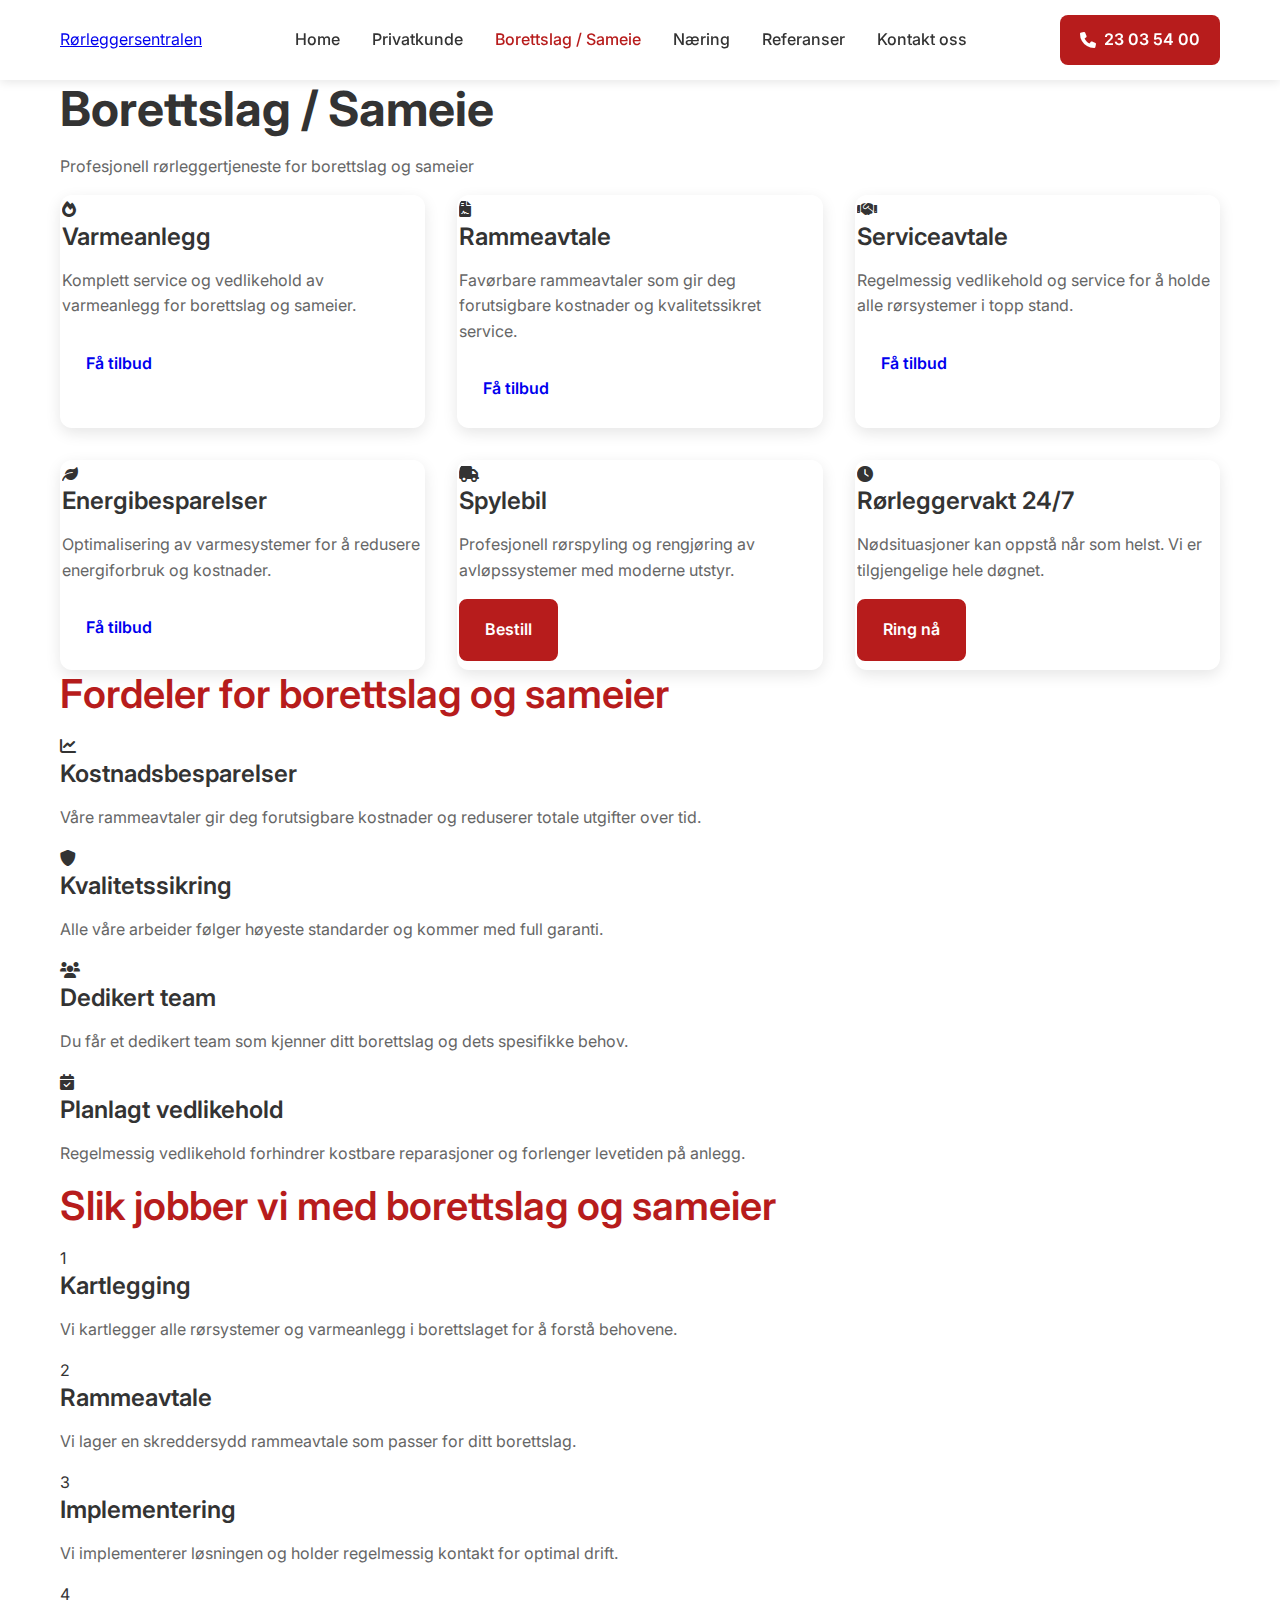
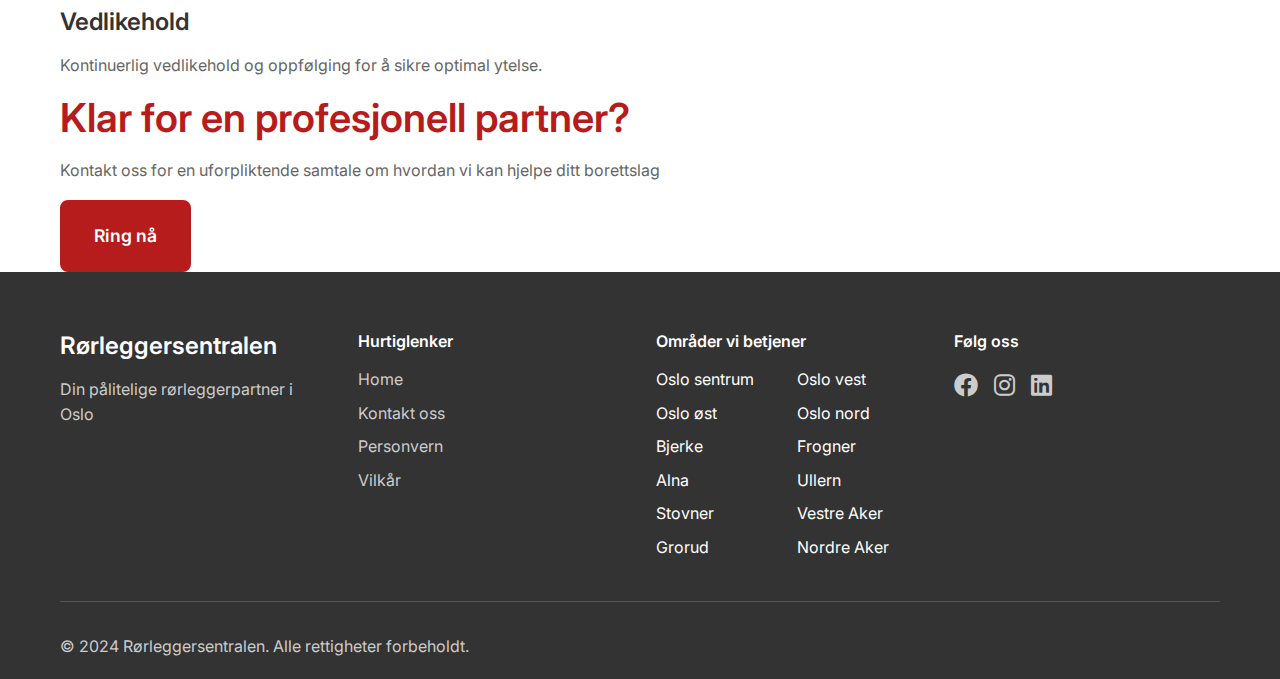
<file: borettslag.html>
<!DOCTYPE html>
<html lang="no">
<head>
    <meta charset="UTF-8">
    <meta name="viewport" content="width=device-width, initial-scale=1.0">
    <title>Borettslag / Sameie - Rørleggersentralen</title>
    <link rel="stylesheet" href="styles.css">
    <link href="https://cdnjs.cloudflare.com/ajax/libs/font-awesome/6.0.0/css/all.min.css" rel="stylesheet">
    <link href="https://fonts.googleapis.com/css2?family=Inter:wght@300;400;500;600;700&display=swap" rel="stylesheet">
</head>
<body>
    <!-- Sticky Call Button for Mobile -->
    <div class="mobile-call-bar">
        <a href="tel:23035400" class="call-button">
            <i class="fas fa-phone"></i>
            Ring 23 03 54 00
        </a>
    </div>

    <!-- Navigation -->
    <nav class="navbar">
        <div class="nav-container">
            <div class="nav-logo">
                <a href="index.html">Rørleggersentralen</a>
            </div>
            <div class="nav-menu" id="nav-menu">
                <a href="index.html" class="nav-link">Home</a>
                <a href="privatkunde.html" class="nav-link">Privatkunde</a>
                <a href="borettslag.html" class="nav-link active">Borettslag / Sameie</a>
                <a href="naringskunde.html" class="nav-link">Næring</a>
                <a href="referanser.html" class="nav-link">Referanser</a>
                <a href="kontakt.html" class="nav-link">Kontakt oss</a>
            </div>
            <div class="nav-call">
                <a href="tel:23035400" class="call-button desktop-call">
                    <i class="fas fa-phone"></i>
                    23 03 54 00
                </a>
            </div>
            <div class="hamburger" id="hamburger">
                <span></span>
                <span></span>
                <span></span>
            </div>
        </div>
    </nav>

    <!-- Page Header -->
    <section class="page-header business-header">
        <div class="container">
            <h1>Borettslag / Sameie</h1>
            <p>Profesjonell rørleggertjeneste for borettslag og sameier</p>
        </div>
    </section>

    <!-- Services Grid -->
    <section class="services">
        <div class="container">
            <div class="services-grid">
                <div class="service-card">
                    <div class="service-icon">
                        <i class="fas fa-fire"></i>
                    </div>
                    <h3>Varmeanlegg</h3>
                    <p>Komplett service og vedlikehold av varmeanlegg for borettslag og sameier.</p>
                    <a href="kontakt.html" class="btn btn-outline">Få tilbud</a>
                </div>
                
                <div class="service-card">
                    <div class="service-icon">
                        <i class="fas fa-file-contract"></i>
                    </div>
                    <h3>Rammeavtale</h3>
                    <p>Favørbare rammeavtaler som gir deg forutsigbare kostnader og kvalitetssikret service.</p>
                    <a href="kontakt.html" class="btn btn-outline">Få tilbud</a>
                </div>
                
                <div class="service-card">
                    <div class="service-icon">
                        <i class="fas fa-handshake"></i>
                    </div>
                    <h3>Serviceavtale</h3>
                    <p>Regelmessig vedlikehold og service for å holde alle rørsystemer i topp stand.</p>
                    <a href="kontakt.html" class="btn btn-outline">Få tilbud</a>
                </div>
                
                <div class="service-card">
                    <div class="service-icon">
                        <i class="fas fa-leaf"></i>
                    </div>
                    <h3>Energibesparelser</h3>
                    <p>Optimalisering av varmesystemer for å redusere energiforbruk og kostnader.</p>
                    <a href="kontakt.html" class="btn btn-outline">Få tilbud</a>
                </div>
                
                <div class="service-card">
                    <div class="service-icon">
                        <i class="fas fa-truck"></i>
                    </div>
                    <h3>Spylebil</h3>
                    <p>Profesjonell rørspyling og rengjøring av avløpssystemer med moderne utstyr.</p>
                    <a href="tel:23035400" class="btn btn-primary">Bestill</a>
                </div>
                
                <div class="service-card">
                    <div class="service-icon">
                        <i class="fas fa-clock"></i>
                    </div>
                    <h3>Rørleggervakt 24/7</h3>
                    <p>Nødsituasjoner kan oppstå når som helst. Vi er tilgjengelige hele døgnet.</p>
                    <a href="tel:23035400" class="btn btn-primary">Ring nå</a>
                </div>
            </div>
        </div>
    </section>

    <!-- Business Benefits -->
    <section class="business-benefits">
        <div class="container">
            <h2>Fordeler for borettslag og sameier</h2>
            <div class="benefits-grid">
                <div class="benefit-item">
                    <div class="benefit-icon">
                        <i class="fas fa-chart-line"></i>
                    </div>
                    <h3>Kostnadsbesparelser</h3>
                    <p>Våre rammeavtaler gir deg forutsigbare kostnader og reduserer totale utgifter over tid.</p>
                </div>
                <div class="benefit-item">
                    <div class="benefit-icon">
                        <i class="fas fa-shield-alt"></i>
                    </div>
                    <h3>Kvalitetssikring</h3>
                    <p>Alle våre arbeider følger høyeste standarder og kommer med full garanti.</p>
                </div>
                <div class="benefit-item">
                    <div class="benefit-icon">
                        <i class="fas fa-users"></i>
                    </div>
                    <h3>Dedikert team</h3>
                    <p>Du får et dedikert team som kjenner ditt borettslag og dets spesifikke behov.</p>
                </div>
                <div class="benefit-item">
                    <div class="benefit-icon">
                        <i class="fas fa-calendar-check"></i>
                    </div>
                    <h3>Planlagt vedlikehold</h3>
                    <p>Regelmessig vedlikehold forhindrer kostbare reparasjoner og forlenger levetiden på anlegg.</p>
                </div>
            </div>
        </div>
    </section>

    <!-- Process -->
    <section class="process-section">
        <div class="container">
            <h2>Slik jobber vi med borettslag og sameier</h2>
            <div class="process-steps">
                <div class="process-step">
                    <div class="step-number">1</div>
                    <h3>Kartlegging</h3>
                    <p>Vi kartlegger alle rørsystemer og varmeanlegg i borettslaget for å forstå behovene.</p>
                </div>
                <div class="process-step">
                    <div class="step-number">2</div>
                    <h3>Rammeavtale</h3>
                    <p>Vi lager en skreddersydd rammeavtale som passer for ditt borettslag.</p>
                </div>
                <div class="process-step">
                    <div class="step-number">3</div>
                    <h3>Implementering</h3>
                    <p>Vi implementerer løsningen og holder regelmessig kontakt for optimal drift.</p>
                </div>
                <div class="process-step">
                    <div class="step-number">4</div>
                    <h3>Vedlikehold</h3>
                    <p>Kontinuerlig vedlikehold og oppfølging for å sikre optimal ytelse.</p>
                </div>
            </div>
        </div>
    </section>

    <!-- Call to Action -->
    <section class="cta-section">
        <div class="container">
            <div class="cta-content">
                <h2>Klar for en profesjonell partner?</h2>
                <p>Kontakt oss for en uforpliktende samtale om hvordan vi kan hjelpe ditt borettslag</p>
                <div class="cta-buttons">
                    <a href="tel:23035400" class="btn btn-primary btn-large">Ring nå</a>
                    <a href="kontakt.html" class="btn btn-secondary btn-large">Kontakt oss</a>
                </div>
            </div>
        </div>
    </section>

    <!-- Footer -->
    <footer class="footer">
        <div class="container">
            <div class="footer-content">
                <div class="footer-section">
                    <h3>Rørleggersentralen</h3>
                    <p>Din pålitelige rørleggerpartner i Oslo</p>
                </div>
                <div class="footer-section">
                    <h4>Hurtiglenker</h4>
                    <ul>
                        <li><a href="index.html">Home</a></li>
                        <li><a href="kontakt.html">Kontakt oss</a></li>
                        <li><a href="#">Personvern</a></li>
                        <li><a href="#">Vilkår</a></li>
                    </ul>
                </div>
                <div class="footer-section">
                    <h4>Områder vi betjener</h4>
                    <div class="service-areas">
                        <ul>
                            <li>Oslo sentrum</li>
                            <li>Oslo øst</li>
                            <li>Bjerke</li>
                            <li>Alna</li>
                            <li>Stovner</li>
                            <li>Grorud</li>
                        </ul>
                        <ul>
                            <li>Oslo vest</li>
                            <li>Oslo nord</li>
                            <li>Frogner</li>
                            <li>Ullern</li>
                            <li>Vestre Aker</li>
                            <li>Nordre Aker</li>
                        </ul>
                    </div>
                </div>
                <div class="footer-section">
                    <h4>Følg oss</h4>
                    <div class="social-links">
                        <a href="#"><i class="fab fa-facebook"></i></a>
                        <a href="#"><i class="fab fa-instagram"></i></a>
                        <a href="#"><i class="fab fa-linkedin"></i></a>
                    </div>
                </div>
            </div>
            <div class="footer-bottom">
                <p>&copy; 2024 Rørleggersentralen. Alle rettigheter forbeholdt.</p>
            </div>
        </div>
    </footer>

    <script src="script.js"></script>
</body>
</html>
</file>
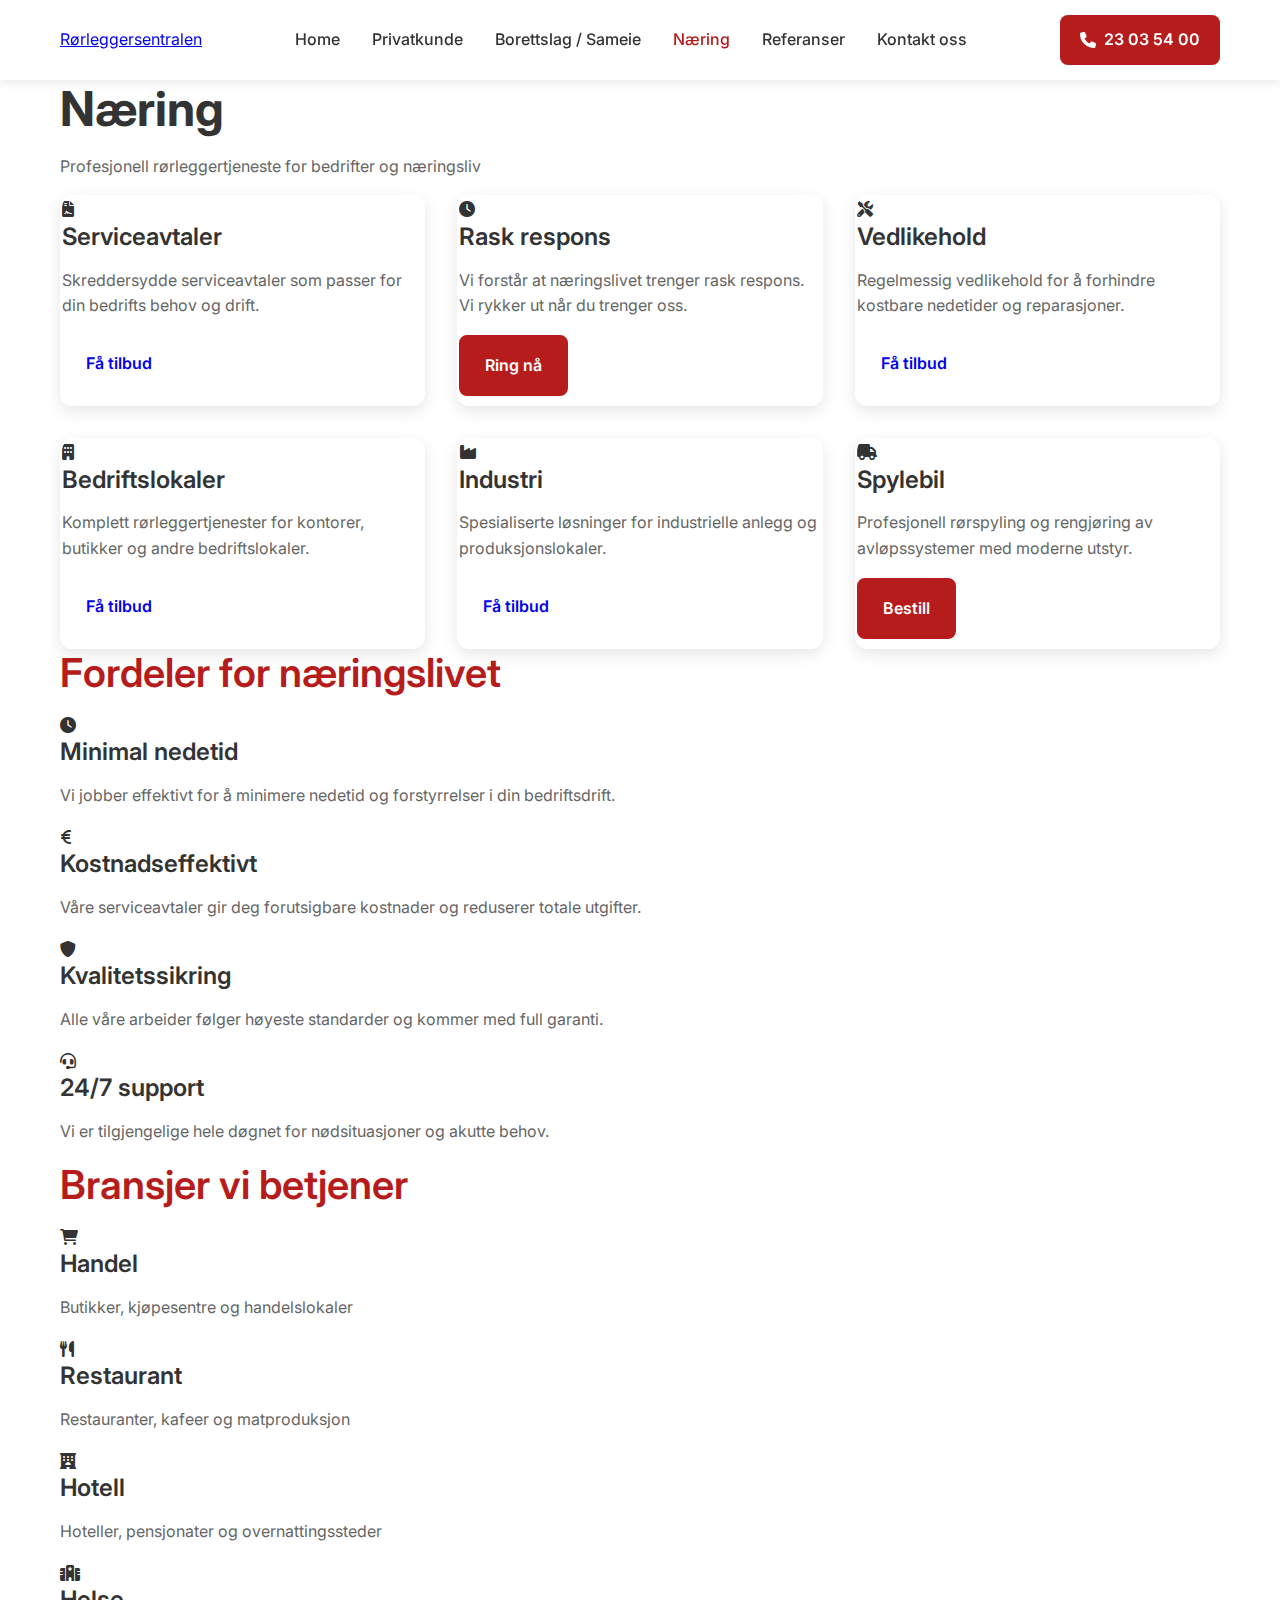
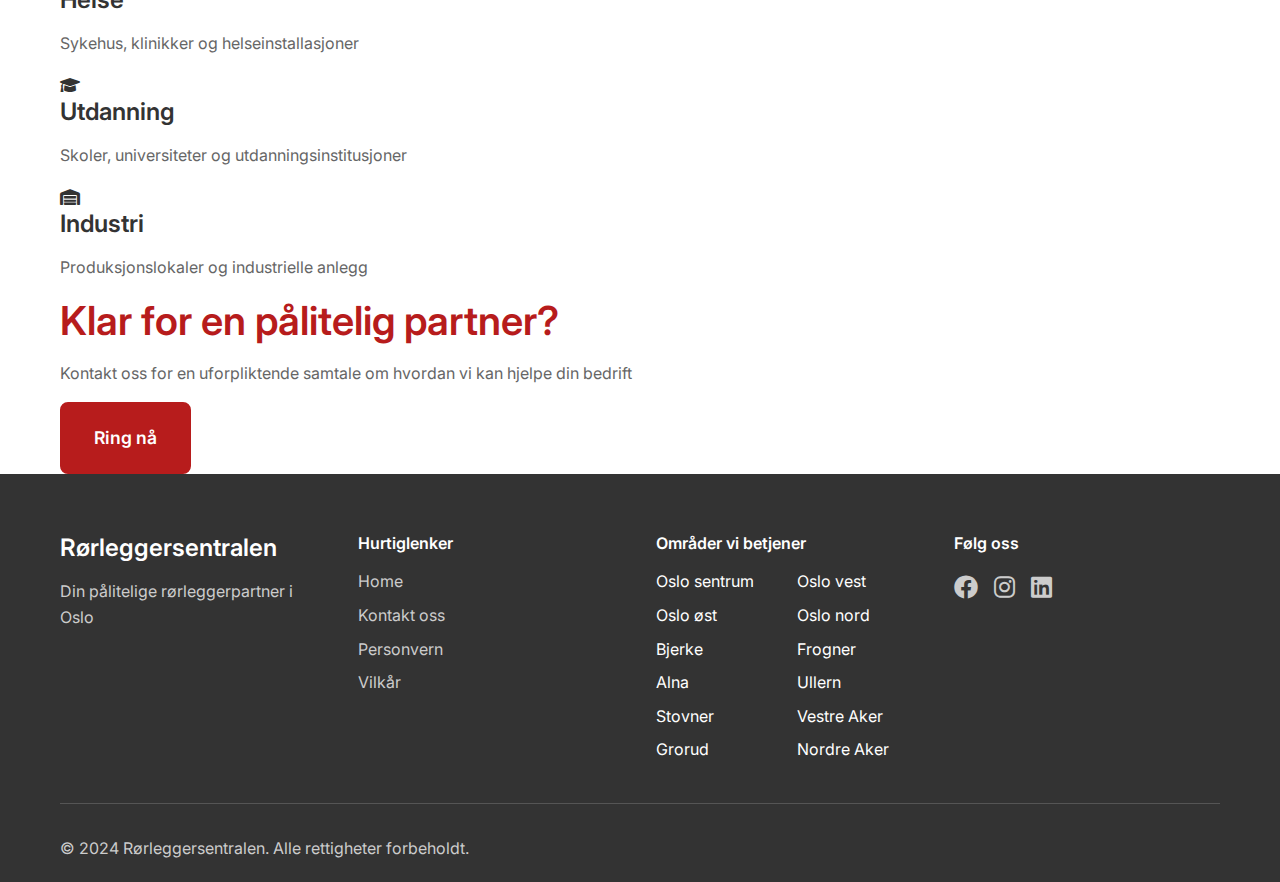
<file: naringskunde.html>
<!DOCTYPE html>
<html lang="no">
<head>
    <meta charset="UTF-8">
    <meta name="viewport" content="width=device-width, initial-scale=1.0">
    <title>Næring - Rørleggersentralen</title>
    <link rel="stylesheet" href="styles.css">
    <link href="https://cdnjs.cloudflare.com/ajax/libs/font-awesome/6.0.0/css/all.min.css" rel="stylesheet">
    <link href="https://fonts.googleapis.com/css2?family=Inter:wght@300;400;500;600;700&display=swap" rel="stylesheet">
</head>
<body>
    <!-- Sticky Call Button for Mobile -->
    <div class="mobile-call-bar">
        <a href="tel:23035400" class="call-button">
            <i class="fas fa-phone"></i>
            Ring 23 03 54 00
        </a>
    </div>

    <!-- Navigation -->
    <nav class="navbar">
        <div class="nav-container">
            <div class="nav-logo">
                <a href="index.html">Rørleggersentralen</a>
            </div>
            <div class="nav-menu" id="nav-menu">
                <a href="index.html" class="nav-link">Home</a>
                <a href="privatkunde.html" class="nav-link">Privatkunde</a>
                <a href="borettslag.html" class="nav-link">Borettslag / Sameie</a>
                <a href="naringskunde.html" class="nav-link active">Næring</a>
                <a href="referanser.html" class="nav-link">Referanser</a>
                <a href="kontakt.html" class="nav-link">Kontakt oss</a>
            </div>
            <div class="nav-call">
                <a href="tel:23035400" class="call-button desktop-call">
                    <i class="fas fa-phone"></i>
                    23 03 54 00
                </a>
            </div>
            <div class="hamburger" id="hamburger">
                <span></span>
                <span></span>
                <span></span>
            </div>
        </div>
    </nav>

    <!-- Page Header -->
    <section class="page-header business-header">
        <div class="container">
            <h1>Næring</h1>
            <p>Profesjonell rørleggertjeneste for bedrifter og næringsliv</p>
        </div>
    </section>

    <!-- Services Grid -->
    <section class="services">
        <div class="container">
            <div class="services-grid">
                <div class="service-card">
                    <div class="service-icon">
                        <i class="fas fa-file-contract"></i>
                    </div>
                    <h3>Serviceavtaler</h3>
                    <p>Skreddersydde serviceavtaler som passer for din bedrifts behov og drift.</p>
                    <a href="kontakt.html" class="btn btn-outline">Få tilbud</a>
                </div>
                
                <div class="service-card">
                    <div class="service-icon">
                        <i class="fas fa-clock"></i>
                    </div>
                    <h3>Rask respons</h3>
                    <p>Vi forstår at næringslivet trenger rask respons. Vi rykker ut når du trenger oss.</p>
                    <a href="tel:23035400" class="btn btn-primary">Ring nå</a>
                </div>
                
                <div class="service-card">
                    <div class="service-icon">
                        <i class="fas fa-tools"></i>
                    </div>
                    <h3>Vedlikehold</h3>
                    <p>Regelmessig vedlikehold for å forhindre kostbare nedetider og reparasjoner.</p>
                    <a href="kontakt.html" class="btn btn-outline">Få tilbud</a>
                </div>
                
                <div class="service-card">
                    <div class="service-icon">
                        <i class="fas fa-building"></i>
                    </div>
                    <h3>Bedriftslokaler</h3>
                    <p>Komplett rørleggertjenester for kontorer, butikker og andre bedriftslokaler.</p>
                    <a href="kontakt.html" class="btn btn-outline">Få tilbud</a>
                </div>
                
                <div class="service-card">
                    <div class="service-icon">
                        <i class="fas fa-industry"></i>
                    </div>
                    <h3>Industri</h3>
                    <p>Spesialiserte løsninger for industrielle anlegg og produksjonslokaler.</p>
                    <a href="kontakt.html" class="btn btn-outline">Få tilbud</a>
                </div>
                
                <div class="service-card">
                    <div class="service-icon">
                        <i class="fas fa-truck"></i>
                    </div>
                    <h3>Spylebil</h3>
                    <p>Profesjonell rørspyling og rengjøring av avløpssystemer med moderne utstyr.</p>
                    <a href="tel:23035400" class="btn btn-primary">Bestill</a>
                </div>
            </div>
        </div>
    </section>

    <!-- Business Benefits -->
    <section class="business-benefits">
        <div class="container">
            <h2>Fordeler for næringslivet</h2>
            <div class="benefits-grid">
                <div class="benefit-item">
                    <div class="benefit-icon">
                        <i class="fas fa-clock"></i>
                    </div>
                    <h3>Minimal nedetid</h3>
                    <p>Vi jobber effektivt for å minimere nedetid og forstyrrelser i din bedriftsdrift.</p>
                </div>
                <div class="benefit-item">
                    <div class="benefit-icon">
                        <i class="fas fa-euro-sign"></i>
                    </div>
                    <h3>Kostnadseffektivt</h3>
                    <p>Våre serviceavtaler gir deg forutsigbare kostnader og reduserer totale utgifter.</p>
                </div>
                <div class="benefit-item">
                    <div class="benefit-icon">
                        <i class="fas fa-shield-alt"></i>
                    </div>
                    <h3>Kvalitetssikring</h3>
                    <p>Alle våre arbeider følger høyeste standarder og kommer med full garanti.</p>
                </div>
                <div class="benefit-item">
                    <div class="benefit-icon">
                        <i class="fas fa-headset"></i>
                    </div>
                    <h3>24/7 support</h3>
                    <p>Vi er tilgjengelige hele døgnet for nødsituasjoner og akutte behov.</p>
                </div>
            </div>
        </div>
    </section>

    <!-- Industries We Serve -->
    <section class="industries">
        <div class="container">
            <h2>Bransjer vi betjener</h2>
            <div class="industries-grid">
                <div class="industry-item">
                    <i class="fas fa-shopping-cart"></i>
                    <h3>Handel</h3>
                    <p>Butikker, kjøpesentre og handelslokaler</p>
                </div>
                <div class="industry-item">
                    <i class="fas fa-utensils"></i>
                    <h3>Restaurant</h3>
                    <p>Restauranter, kafeer og matproduksjon</p>
                </div>
                <div class="industry-item">
                    <i class="fas fa-hotel"></i>
                    <h3>Hotell</h3>
                    <p>Hoteller, pensjonater og overnattingssteder</p>
                </div>
                <div class="industry-item">
                    <i class="fas fa-hospital"></i>
                    <h3>Helse</h3>
                    <p>Sykehus, klinikker og helseinstallasjoner</p>
                </div>
                <div class="industry-item">
                    <i class="fas fa-graduation-cap"></i>
                    <h3>Utdanning</h3>
                    <p>Skoler, universiteter og utdanningsinstitusjoner</p>
                </div>
                <div class="industry-item">
                    <i class="fas fa-warehouse"></i>
                    <h3>Industri</h3>
                    <p>Produksjonslokaler og industrielle anlegg</p>
                </div>
            </div>
        </div>
    </section>

    <!-- Call to Action -->
    <section class="cta-section">
        <div class="container">
            <div class="cta-content">
                <h2>Klar for en pålitelig partner?</h2>
                <p>Kontakt oss for en uforpliktende samtale om hvordan vi kan hjelpe din bedrift</p>
                <div class="cta-buttons">
                    <a href="tel:23035400" class="btn btn-primary btn-large">Ring nå</a>
                    <a href="kontakt.html" class="btn btn-secondary btn-large">Kontakt oss</a>
                </div>
            </div>
        </div>
    </section>

    <!-- Footer -->
    <footer class="footer">
        <div class="container">
            <div class="footer-content">
                <div class="footer-section">
                    <h3>Rørleggersentralen</h3>
                    <p>Din pålitelige rørleggerpartner i Oslo</p>
                </div>
                <div class="footer-section">
                    <h4>Hurtiglenker</h4>
                    <ul>
                        <li><a href="index.html">Home</a></li>
                        <li><a href="kontakt.html">Kontakt oss</a></li>
                        <li><a href="#">Personvern</a></li>
                        <li><a href="#">Vilkår</a></li>
                    </ul>
                </div>
                <div class="footer-section">
                    <h4>Områder vi betjener</h4>
                    <div class="service-areas">
                        <ul>
                            <li>Oslo sentrum</li>
                            <li>Oslo øst</li>
                            <li>Bjerke</li>
                            <li>Alna</li>
                            <li>Stovner</li>
                            <li>Grorud</li>
                        </ul>
                        <ul>
                            <li>Oslo vest</li>
                            <li>Oslo nord</li>
                            <li>Frogner</li>
                            <li>Ullern</li>
                            <li>Vestre Aker</li>
                            <li>Nordre Aker</li>
                        </ul>
                    </div>
                </div>
                <div class="footer-section">
                    <h4>Følg oss</h4>
                    <div class="social-links">
                        <a href="#"><i class="fab fa-facebook"></i></a>
                        <a href="#"><i class="fab fa-instagram"></i></a>
                        <a href="#"><i class="fab fa-linkedin"></i></a>
                    </div>
                </div>
            </div>
            <div class="footer-bottom">
                <p>&copy; 2024 Rørleggersentralen. Alle rettigheter forbeholdt.</p>
            </div>
        </div>
    </footer>

    <script src="script.js"></script>
</body>
</html>
</file>
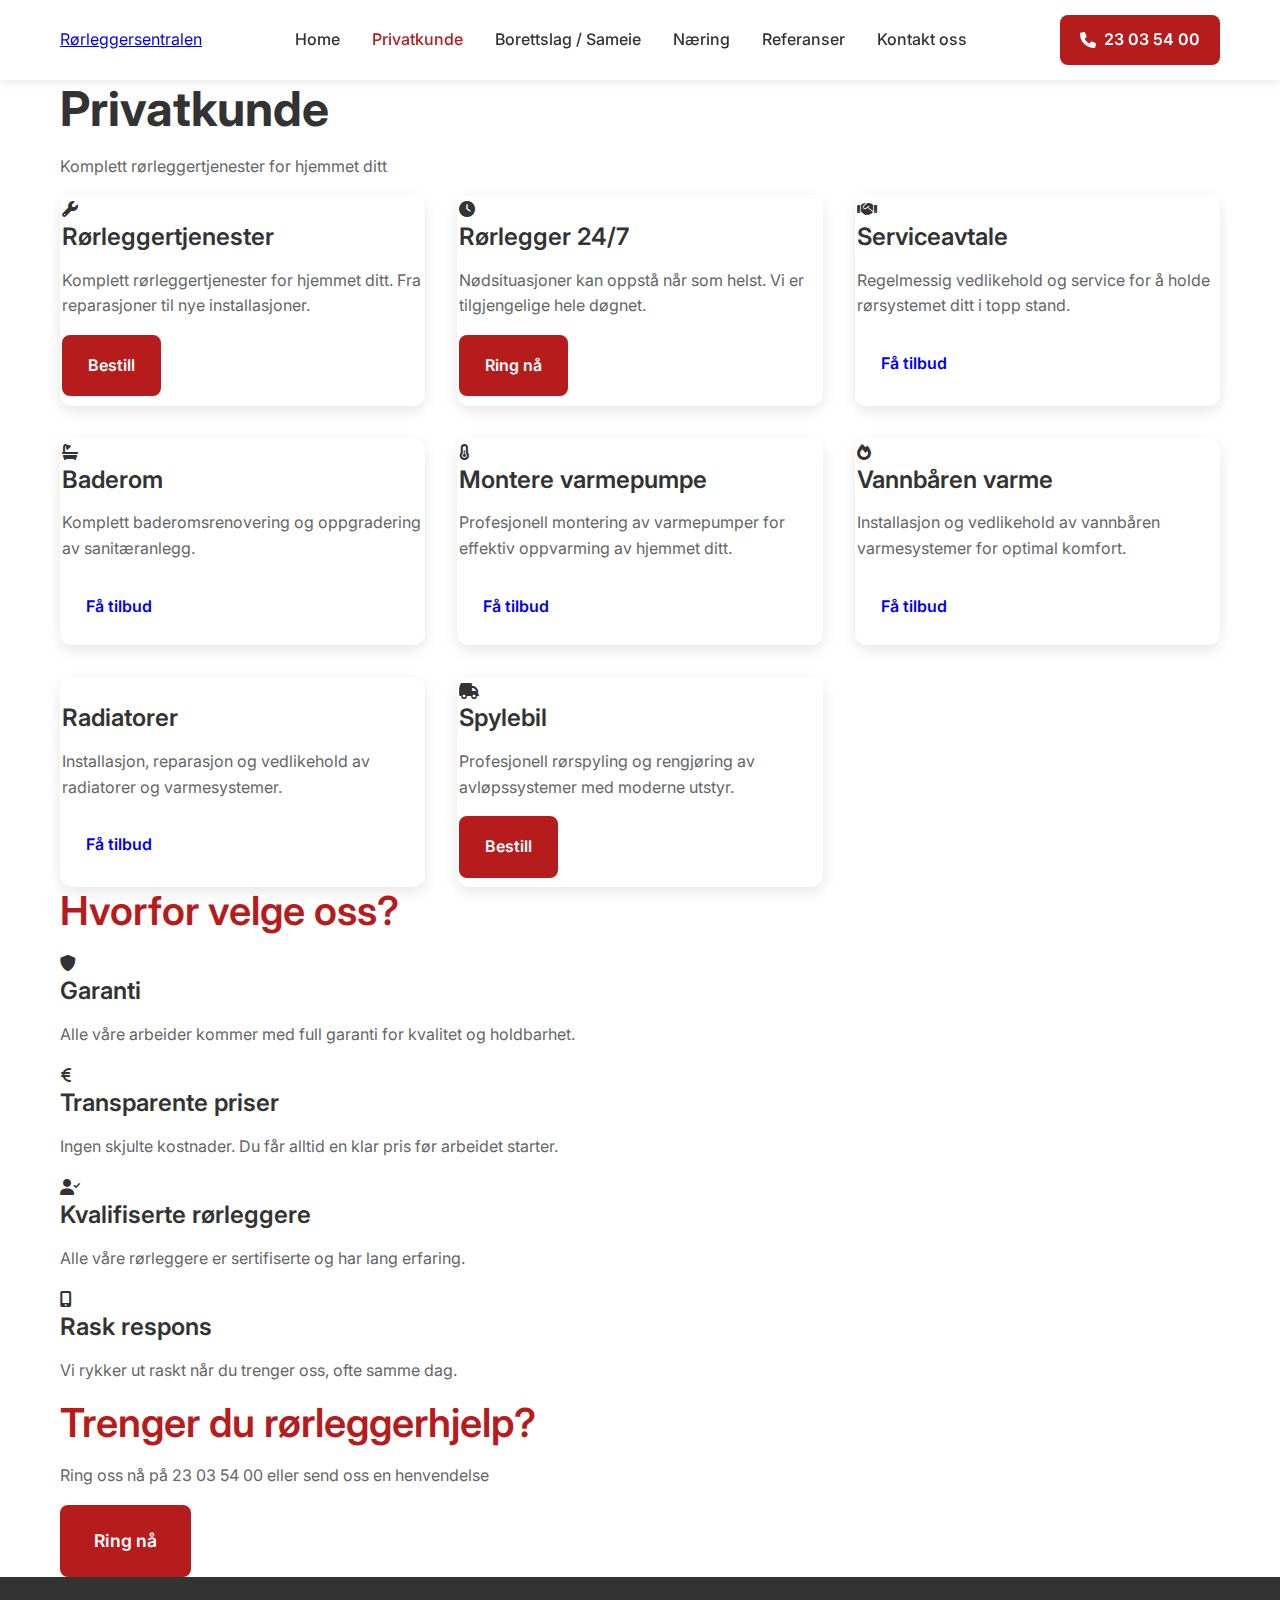
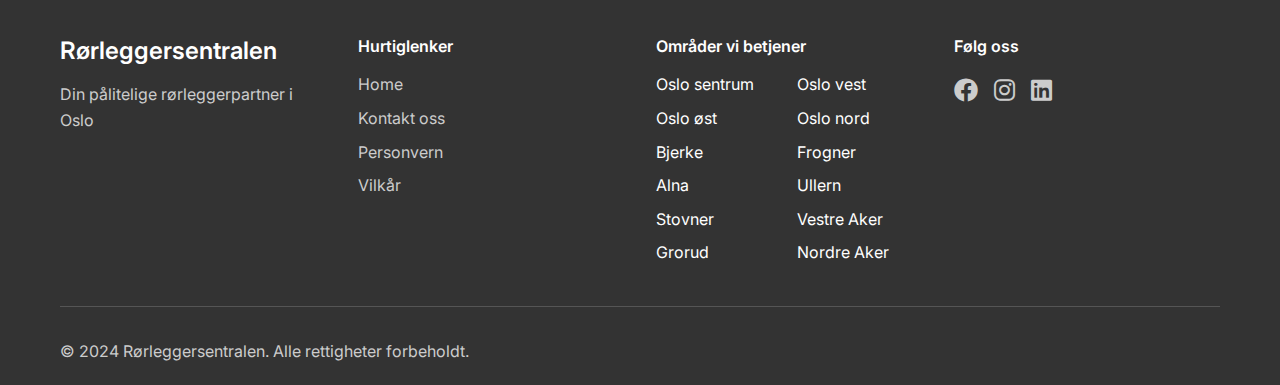
<file: privatkunde.html>
<!DOCTYPE html>
<html lang="no">
<head>
    <meta charset="UTF-8">
    <meta name="viewport" content="width=device-width, initial-scale=1.0">
    <title>Privatkunde - Rørleggersentralen</title>
    <link rel="stylesheet" href="styles.css">
    <link href="https://cdnjs.cloudflare.com/ajax/libs/font-awesome/6.0.0/css/all.min.css" rel="stylesheet">
    <link href="https://fonts.googleapis.com/css2?family=Inter:wght@300;400;500;600;700&display=swap" rel="stylesheet">
</head>
<body>
    <!-- Sticky Call Button for Mobile -->
    <div class="mobile-call-bar">
        <a href="tel:23035400" class="call-button">
            <i class="fas fa-phone"></i>
            Ring 23 03 54 00
        </a>
    </div>

    <!-- Navigation -->
    <nav class="navbar">
        <div class="nav-container">
            <div class="nav-logo">
                <a href="index.html">Rørleggersentralen</a>
            </div>
            <div class="nav-menu" id="nav-menu">
                <a href="index.html" class="nav-link">Home</a>
                <a href="privatkunde.html" class="nav-link active">Privatkunde</a>
                <a href="borettslag.html" class="nav-link">Borettslag / Sameie</a>
                <a href="naringskunde.html" class="nav-link">Næring</a>
                <a href="referanser.html" class="nav-link">Referanser</a>
                <a href="kontakt.html" class="nav-link">Kontakt oss</a>
            </div>
            <div class="nav-call">
                <a href="tel:23035400" class="call-button desktop-call">
                    <i class="fas fa-phone"></i>
                    23 03 54 00
                </a>
            </div>
            <div class="hamburger" id="hamburger">
                <span></span>
                <span></span>
                <span></span>
            </div>
        </div>
    </nav>

    <!-- Page Header -->
    <section class="page-header">
        <div class="container">
            <h1>Privatkunde</h1>
            <p>Komplett rørleggertjenester for hjemmet ditt</p>
        </div>
    </section>

    <!-- Services Grid -->
    <section class="services">
        <div class="container">
            <div class="services-grid">
                <div class="service-card">
                    <div class="service-icon">
                        <i class="fas fa-wrench"></i>
                    </div>
                    <h3>Rørleggertjenester</h3>
                    <p>Komplett rørleggertjenester for hjemmet ditt. Fra reparasjoner til nye installasjoner.</p>
                    <a href="tel:23035400" class="btn btn-primary">Bestill</a>
                </div>
                
                <div class="service-card">
                    <div class="service-icon">
                        <i class="fas fa-clock"></i>
                    </div>
                    <h3>Rørlegger 24/7</h3>
                    <p>Nødsituasjoner kan oppstå når som helst. Vi er tilgjengelige hele døgnet.</p>
                    <a href="tel:23035400" class="btn btn-primary">Ring nå</a>
                </div>
                
                <div class="service-card">
                    <div class="service-icon">
                        <i class="fas fa-handshake"></i>
                    </div>
                    <h3>Serviceavtale</h3>
                    <p>Regelmessig vedlikehold og service for å holde rørsystemet ditt i topp stand.</p>
                    <a href="kontakt.html" class="btn btn-outline">Få tilbud</a>
                </div>
                
                <div class="service-card">
                    <div class="service-icon">
                        <i class="fas fa-bath"></i>
                    </div>
                    <h3>Baderom</h3>
                    <p>Komplett baderomsrenovering og oppgradering av sanitæranlegg.</p>
                    <a href="kontakt.html" class="btn btn-outline">Få tilbud</a>
                </div>
                
                <div class="service-card">
                    <div class="service-icon">
                        <i class="fas fa-thermometer-half"></i>
                    </div>
                    <h3>Montere varmepumpe</h3>
                    <p>Profesjonell montering av varmepumper for effektiv oppvarming av hjemmet ditt.</p>
                    <a href="kontakt.html" class="btn btn-outline">Få tilbud</a>
                </div>
                
                <div class="service-card">
                    <div class="service-icon">
                        <i class="fas fa-fire"></i>
                    </div>
                    <h3>Vannbåren varme</h3>
                    <p>Installasjon og vedlikehold av vannbåren varmesystemer for optimal komfort.</p>
                    <a href="kontakt.html" class="btn btn-outline">Få tilbud</a>
                </div>
                
                <div class="service-card">
                    <div class="service-icon">
                        <i class="fas fa-radiator"></i>
                    </div>
                    <h3>Radiatorer</h3>
                    <p>Installasjon, reparasjon og vedlikehold av radiatorer og varmesystemer.</p>
                    <a href="kontakt.html" class="btn btn-outline">Få tilbud</a>
                </div>
                
                <div class="service-card">
                    <div class="service-icon">
                        <i class="fas fa-truck"></i>
                    </div>
                    <h3>Spylebil</h3>
                    <p>Profesjonell rørspyling og rengjøring av avløpssystemer med moderne utstyr.</p>
                    <a href="tel:23035400" class="btn btn-primary">Bestill</a>
                </div>
            </div>
        </div>
    </section>

    <!-- Why Choose Us -->
    <section class="why-choose-us">
        <div class="container">
            <h2>Hvorfor velge oss?</h2>
            <div class="features-grid">
                <div class="feature-item">
                    <div class="feature-icon">
                        <i class="fas fa-shield-alt"></i>
                    </div>
                    <h3>Garanti</h3>
                    <p>Alle våre arbeider kommer med full garanti for kvalitet og holdbarhet.</p>
                </div>
                <div class="feature-item">
                    <div class="feature-icon">
                        <i class="fas fa-euro-sign"></i>
                    </div>
                    <h3>Transparente priser</h3>
                    <p>Ingen skjulte kostnader. Du får alltid en klar pris før arbeidet starter.</p>
                </div>
                <div class="feature-item">
                    <div class="feature-icon">
                        <i class="fas fa-user-check"></i>
                    </div>
                    <h3>Kvalifiserte rørleggere</h3>
                    <p>Alle våre rørleggere er sertifiserte og har lang erfaring.</p>
                </div>
                <div class="feature-item">
                    <div class="feature-icon">
                        <i class="fas fa-mobile-alt"></i>
                    </div>
                    <h3>Rask respons</h3>
                    <p>Vi rykker ut raskt når du trenger oss, ofte samme dag.</p>
                </div>
            </div>
        </div>
    </section>

    <!-- Call to Action -->
    <section class="cta-section">
        <div class="container">
            <div class="cta-content">
                <h2>Trenger du rørleggerhjelp?</h2>
                <p>Ring oss nå på 23 03 54 00 eller send oss en henvendelse</p>
                <div class="cta-buttons">
                    <a href="tel:23035400" class="btn btn-primary btn-large">Ring nå</a>
                    <a href="kontakt.html" class="btn btn-secondary btn-large">Kontakt oss</a>
                </div>
            </div>
        </div>
    </section>

    <!-- Footer -->
    <footer class="footer">
        <div class="container">
            <div class="footer-content">
                <div class="footer-section">
                    <h3>Rørleggersentralen</h3>
                    <p>Din pålitelige rørleggerpartner i Oslo</p>
                </div>
                <div class="footer-section">
                    <h4>Hurtiglenker</h4>
                    <ul>
                        <li><a href="index.html">Home</a></li>
                        <li><a href="kontakt.html">Kontakt oss</a></li>
                        <li><a href="#">Personvern</a></li>
                        <li><a href="#">Vilkår</a></li>
                    </ul>
                </div>
                <div class="footer-section">
                    <h4>Områder vi betjener</h4>
                    <div class="service-areas">
                        <ul>
                            <li>Oslo sentrum</li>
                            <li>Oslo øst</li>
                            <li>Bjerke</li>
                            <li>Alna</li>
                            <li>Stovner</li>
                            <li>Grorud</li>
                        </ul>
                        <ul>
                            <li>Oslo vest</li>
                            <li>Oslo nord</li>
                            <li>Frogner</li>
                            <li>Ullern</li>
                            <li>Vestre Aker</li>
                            <li>Nordre Aker</li>
                        </ul>
                    </div>
                </div>
                <div class="footer-section">
                    <h4>Følg oss</h4>
                    <div class="social-links">
                        <a href="#"><i class="fab fa-facebook"></i></a>
                        <a href="#"><i class="fab fa-instagram"></i></a>
                        <a href="#"><i class="fab fa-linkedin"></i></a>
                    </div>
                </div>
            </div>
            <div class="footer-bottom">
                <p>&copy; 2024 Rørleggersentralen. Alle rettigheter forbeholdt.</p>
            </div>
        </div>
    </footer>

    <script src="script.js"></script>
</body>
</html>
</file>
<file: styles.css>
/* Reset and Base Styles */
* {
    margin: 0;
    padding: 0;
    box-sizing: border-box;
}

body {
    font-family: 'Inter', sans-serif;
    line-height: 1.6;
    color: #333;
    background-color: #fff;
}

.container {
    max-width: 1200px;
    margin: 0 auto;
    padding: 0 20px;
}

/* Typography */
h1, h2, h3, h4, h5, h6 {
    font-weight: 600;
    line-height: 1.2;
    margin-bottom: 1rem;
}

h1 {
    font-size: 3rem;
    font-weight: 700;
}

h2 {
    font-size: 2.5rem;
    color: #B71C1C;
}

h3 {
    font-size: 1.5rem;
}

p {
    margin-bottom: 1rem;
    color: #666;
}

/* Buttons */
.btn {
    display: inline-block;
    padding: 16px 24px;
    text-decoration: none;
    border-radius: 8px;
    font-weight: 600;
    text-align: center;
    transition: all 0.3s ease;
    border: none;
    cursor: pointer;
    font-size: 1rem;
    position: relative;
    overflow: hidden;
}

.btn-primary {
    background-color: #B71C1C;
    color: white;
    border: 2px solid #B71C1C;
}

.btn-primary:hover {
    background-color: #D32F2F;
    border-color: #D32F2F;
    transform: translateY(-2px);
    box-shadow: 0 4px 12px rgba(183, 28, 28, 0.3);
}

.btn-secondary {
    background-color: transparent;
    color: white;
    border: 2px solid white;
}

.btn-secondary:hover {
    background-color: white;
    color: #B71C1C;
    transform: translateY(-2px);
}

.btn-large {
    padding: 20px 32px;
    font-size: 1.1rem;
}

/* Mobile Call Bar */
.mobile-call-bar {
    display: none;
    position: fixed;
    bottom: 0;
    left: 0;
    right: 0;
    background-color: #B71C1C;
    z-index: 1000;
    padding: 16px;
    box-shadow: 0 -2px 10px rgba(0, 0, 0, 0.1);
}

.mobile-call-bar .call-button {
    display: block;
    text-align: center;
    color: white;
    text-decoration: none;
    font-weight: 600;
    font-size: 1.1rem;
}

/* Navigation */
.navbar {
    background-color: white;
    box-shadow: 0 2px 10px rgba(0, 0, 0, 0.1);
    position: sticky;
    top: 0;
    z-index: 999;
}

.nav-container {
    max-width: 1200px;
    margin: 0 auto;
    padding: 0 20px;
    display: flex;
    justify-content: space-between;
    align-items: center;
    height: 80px;
}

.nav-logo a {
    display: flex;
    align-items: center;
}

.nav-logo img {
    height: 50px;
    width: auto;
}

.nav-menu {
    display: flex;
    gap: 2rem;
    align-items: center;
}

.nav-link {
    color: #333;
    text-decoration: none;
    font-weight: 500;
    transition: color 0.3s ease;
    padding: 8px 0;
}

.nav-link:hover,
.nav-link.active {
    color: #B71C1C;
}

.nav-cta {
    display: flex;
    align-items: center;
    gap: 1rem;
}

.nav-call .call-button {
    background-color: #B71C1C;
    color: white;
    padding: 12px 20px;
    border-radius: 8px;
    text-decoration: none;
    font-weight: 600;
    transition: background-color 0.3s ease;
    display: flex;
    align-items: center;
    gap: 0.5rem;
}

.nav-call .call-button:hover {
    background-color: #D32F2F;
}

.cta-primary {
    background-color: #B71C1C;
    color: white;
    padding: 12px 20px;
    border-radius: 8px;
    text-decoration: none;
    font-weight: 600;
    transition: all 0.3s ease;
    display: flex;
    align-items: center;
    gap: 0.5rem;
}

.cta-primary:hover {
    background-color: #D32F2F;
    transform: translateY(-2px);
}

.hamburger {
    display: none;
    flex-direction: column;
    cursor: pointer;
    padding: 8px;
}

.hamburger span {
    width: 25px;
    height: 3px;
    background-color: #333;
    margin: 3px 0;
    transition: 0.3s;
}

/* Hero Section */
.hero {
    height: 80vh;
    position: relative;
    display: flex;
    align-items: center;
    justify-content: center;
    text-align: center;
    color: white;
    overflow: hidden;
}

.hero-background {
    position: absolute;
    top: 0;
    left: 0;
    width: 100%;
    height: 100%;
    z-index: 1;
}

.hero-background img {
    width: 100%;
    height: 100%;
    object-fit: cover;
}

.hero-overlay {
    position: absolute;
    top: 0;
    left: 0;
    width: 100%;
    height: 100%;
    background: linear-gradient(rgba(183, 28, 28, 0.8), rgba(183, 28, 28, 0.6));
    z-index: 2;
}

.hero-content {
    position: relative;
    z-index: 3;
    max-width: 800px;
    padding: 0 20px;
}

.hero-content h1 {
    font-size: 4rem;
    margin-bottom: 1.5rem;
    color: white;
    text-shadow: 2px 2px 4px rgba(0, 0, 0, 0.5);
}

.hero-subtitle {
    font-size: 1.4rem;
    margin-bottom: 2.5rem;
    color: white;
    text-shadow: 1px 1px 2px rgba(0, 0, 0, 0.5);
}

.hero-ctas {
    display: flex;
    gap: 1.5rem;
    justify-content: center;
    flex-wrap: wrap;
    margin-bottom: 3rem;
}

.hero-trust {
    display: flex;
    justify-content: center;
    gap: 2rem;
    flex-wrap: wrap;
}

.hero-trust .trust-item {
    display: flex;
    align-items: center;
    gap: 0.5rem;
    background: rgba(255, 255, 255, 0.1);
    padding: 0.5rem 1rem;
    border-radius: 20px;
    backdrop-filter: blur(10px);
}

.hero-trust .trust-item i {
    font-size: 1.2rem;
}

/* Trust Bar */
.trust-bar {
    background-color: #f8f9fa;
    padding: 2rem 0;
    border-bottom: 1px solid #eee;
}

.trust-content {
    display: grid;
    grid-template-columns: repeat(auto-fit, minmax(200px, 1fr));
    gap: 2rem;
    text-align: center;
}

.trust-item {
    display: flex;
    align-items: center;
    gap: 1rem;
    justify-content: center;
}

.trust-icon {
    width: 50px;
    height: 50px;
    background-color: #B71C1C;
    border-radius: 50%;
    display: flex;
    align-items: center;
    justify-content: center;
}

.trust-icon i {
    font-size: 1.5rem;
    color: white;
}

.trust-text {
    text-align: left;
}

.trust-number {
    display: block;
    font-size: 1.5rem;
    font-weight: 700;
    color: #B71C1C;
}

.trust-label {
    font-size: 0.9rem;
    color: #666;
}

/* Audience Segmentation */
.audience-segments {
    padding: 80px 0;
    background-color: #f8f9fa;
}

.audience-segments h2 {
    text-align: center;
    margin-bottom: 1rem;
}

.segment-intro {
    text-align: center;
    font-size: 1.2rem;
    color: #666;
    margin-bottom: 3rem;
    max-width: 600px;
    margin-left: auto;
    margin-right: auto;
}

.segment-cards {
    display: grid;
    grid-template-columns: repeat(auto-fit, minmax(400px, 1fr));
    gap: 2rem;
}

.segment-card {
    background: white;
    border-radius: 15px;
    overflow: hidden;
    box-shadow: 0 5px 20px rgba(0, 0, 0, 0.1);
    transition: all 0.3s ease;
    text-decoration: none;
    color: inherit;
    border: 2px solid transparent;
}

.segment-card:hover {
    transform: translateY(-8px);
    box-shadow: 0 15px 40px rgba(0, 0, 0, 0.15);
    border-color: #B71C1C;
}

.segment-image {
    height: 250px;
    overflow: hidden;
    position: relative;
}

.segment-image img {
    width: 100%;
    height: 100%;
    object-fit: cover;
    transition: transform 0.3s ease;
}

.segment-card:hover .segment-image img {
    transform: scale(1.05);
}

.segment-content {
    padding: 2rem;
    text-align: center;
}

.segment-icon {
    width: 70px;
    height: 70px;
    background: linear-gradient(135deg, #B71C1C, #D32F2F);
    border-radius: 50%;
    display: flex;
    align-items: center;
    justify-content: center;
    margin: 0 auto 1.5rem;
    box-shadow: 0 4px 15px rgba(183, 28, 28, 0.3);
}

.segment-icon i {
    font-size: 2rem;
    color: white;
}

.segment-content h3 {
    font-size: 1.5rem;
    margin-bottom: 1rem;
    color: #B71C1C;
}

.segment-content p {
    font-size: 1.1rem;
    color: #666;
    margin-bottom: 1.5rem;
    line-height: 1.6;
}

.segment-features {
    list-style: none;
    margin-bottom: 2rem;
    text-align: left;
}

.segment-features li {
    padding: 0.5rem 0;
    color: #666;
    position: relative;
    padding-left: 1.5rem;
}

.segment-features li::before {
    content: "✓";
    position: absolute;
    left: 0;
    color: #B71C1C;
    font-weight: bold;
}

.segment-cta {
    color: #B71C1C;
    font-weight: 600;
    display: flex;
    align-items: center;
    justify-content: center;
    gap: 0.5rem;
    transition: color 0.3s ease;
}

.segment-card:hover .segment-cta {
    color: #D32F2F;
}

/* Key Services */
.key-services {
    padding: 80px 0;
    background-color: white;
}

.key-services h2 {
    text-align: center;
    margin-bottom: 1rem;
}

.services-intro {
    text-align: center;
    font-size: 1.2rem;
    color: #666;
    margin-bottom: 3rem;
    max-width: 600px;
    margin-left: auto;
    margin-right: auto;
}

.services-grid {
    display: grid;
    grid-template-columns: repeat(auto-fit, minmax(300px, 1fr));
    gap: 2rem;
}

.service-card {
    background: white;
    border-radius: 12px;
    overflow: hidden;
    box-shadow: 0 5px 15px rgba(0, 0, 0, 0.1);
    transition: all 0.3s ease;
    text-decoration: none;
    color: inherit;
    border: 2px solid transparent;
}

.service-card:hover {
    transform: translateY(-5px);
    box-shadow: 0 15px 30px rgba(0, 0, 0, 0.15);
    border-color: #B71C1C;
}

.service-image {
    height: 200px;
    overflow: hidden;
    position: relative;
}

.service-image img {
    width: 100%;
    height: 100%;
    object-fit: cover;
    transition: transform 0.3s ease;
}

.service-card:hover .service-image img {
    transform: scale(1.05);
}

.service-badge {
    position: absolute;
    top: 1rem;
    right: 1rem;
    background: #B71C1C;
    color: white;
    padding: 0.5rem 1rem;
    border-radius: 20px;
    font-size: 0.8rem;
    font-weight: 600;
    text-transform: uppercase;
    letter-spacing: 0.5px;
}

.service-content {
    padding: 2rem;
    text-align: center;
}

.service-content .service-icon {
    width: 60px;
    height: 60px;
    background-color: #B71C1C;
    border-radius: 50%;
    display: flex;
    align-items: center;
    justify-content: center;
    margin: 0 auto 1rem;
}

.service-content .service-icon i {
    font-size: 1.5rem;
    color: white;
}

.service-content h3 {
    margin-bottom: 1rem;
    color: #B71C1C;
    font-size: 1.3rem;
}

.service-content p {
    margin-bottom: 1.5rem;
    color: #666;
    line-height: 1.6;
}

.service-cta {
    color: #B71C1C;
    font-weight: 600;
    display: flex;
    align-items: center;
    justify-content: center;
    gap: 0.5rem;
    transition: color 0.3s ease;
}

.service-card:hover .service-cta {
    color: #D32F2F;
}

/* About Us Section */
.about-us {
    padding: 80px 0;
    background-color: #f8f9fa;
}

.about-content {
    text-align: center;
}

.about-content h2 {
    margin-bottom: 2rem;
}

.about-content > p {
    max-width: 800px;
    margin: 0 auto 3rem;
    font-size: 1.1rem;
    line-height: 1.8;
    color: #666;
}

.why-choose-grid {
    display: grid;
    grid-template-columns: repeat(auto-fit, minmax(250px, 1fr));
    gap: 2rem;
}

.why-item {
    text-align: center;
    padding: 2rem;
    background: white;
    border-radius: 12px;
    box-shadow: 0 5px 15px rgba(0, 0, 0, 0.1);
    transition: transform 0.3s ease;
}

.why-item:hover {
    transform: translateY(-5px);
}

.why-icon {
    width: 70px;
    height: 70px;
    background-color: #B71C1C;
    border-radius: 50%;
    display: flex;
    align-items: center;
    justify-content: center;
    margin: 0 auto 1.5rem;
}

.why-icon i {
    font-size: 1.8rem;
    color: white;
}

.why-item h3 {
    margin-bottom: 1rem;
    color: #B71C1C;
}

.why-item p {
    color: #666;
    line-height: 1.6;
}

/* Service Area */
.service-area {
    padding: 80px 0;
    background-color: white;
}

.area-content {
    display: grid;
    grid-template-columns: 1fr 1fr;
    gap: 4rem;
    align-items: center;
}

.area-text h2 {
    margin-bottom: 1.5rem;
}

.area-text p {
    font-size: 1.1rem;
    color: #666;
}

.area-map {
    text-align: center;
}

.map-container {
    position: relative;
    border-radius: 15px;
    overflow: hidden;
    box-shadow: 0 10px 30px rgba(0, 0, 0, 0.1);
}

.map-container img {
    width: 100%;
    height: 400px;
    object-fit: cover;
}

.map-overlay {
    position: absolute;
    top: 50%;
    left: 50%;
    transform: translate(-50%, -50%);
    background: rgba(183, 28, 28, 0.9);
    color: white;
    padding: 1.5rem 2rem;
    border-radius: 10px;
    text-align: center;
}

.map-overlay i {
    font-size: 2rem;
    margin-bottom: 0.5rem;
    display: block;
}

.map-overlay span {
    font-weight: 600;
    font-size: 1.1rem;
}

/* Testimonials Slider */
.testimonials-slider {
    padding: 80px 0;
    background-color: #f8f9fa;
}

.testimonials-slider h2 {
    text-align: center;
    margin-bottom: 3rem;
}

.testimonials-container {
    position: relative;
    overflow: hidden;
    border-radius: 15px;
}

.testimonials-track {
    display: flex;
    transition: transform 0.5s ease;
    gap: 2rem;
}

.testimonial-card {
    background: white;
    border-radius: 15px;
    padding: 2rem;
    box-shadow: 0 5px 20px rgba(0, 0, 0, 0.1);
    transition: transform 0.3s ease;
    min-width: 350px;
    text-align: center;
    position: relative;
}

.testimonial-card:hover {
    transform: translateY(-5px);
}

.testimonial-image {
    margin-bottom: 1rem;
}

.testimonial-image img {
    width: 80px;
    height: 80px;
    border-radius: 50%;
    object-fit: cover;
    border: 3px solid #B71C1C;
}

.testimonial-rating {
    display: flex;
    gap: 2px;
    margin-bottom: 1rem;
    justify-content: center;
}

.testimonial-rating i {
    color: #ffc107;
    font-size: 1rem;
}

.testimonial-content p {
    font-style: italic;
    font-size: 1.1rem;
    color: #333;
    margin-bottom: 1.5rem;
    line-height: 1.6;
}

.testimonial-author {
    margin-bottom: 1rem;
}

.testimonial-author strong {
    color: #B71C1C;
    display: block;
    margin-bottom: 0.5rem;
    font-size: 1.1rem;
}

.testimonial-author span {
    color: #666;
    font-size: 0.9rem;
}

.testimonial-controls {
    display: flex;
    justify-content: center;
    gap: 1rem;
    margin-top: 2rem;
}

.testimonial-prev,
.testimonial-next {
    background: #B71C1C;
    color: white;
    border: none;
    width: 50px;
    height: 50px;
    border-radius: 50%;
    cursor: pointer;
    transition: all 0.3s ease;
    display: flex;
    align-items: center;
    justify-content: center;
}

.testimonial-prev:hover,
.testimonial-next:hover {
    background: #D32F2F;
    transform: scale(1.1);
}

.testimonial-prev:disabled,
.testimonial-next:disabled {
    background: #ccc;
    cursor: not-allowed;
    transform: none;
}

/* Gallery Section */
.gallery-section {
    padding: 80px 0;
    background-color: white;
}

.gallery-section h2 {
    text-align: center;
    margin-bottom: 1rem;
}

.gallery-intro {
    text-align: center;
    font-size: 1.2rem;
    color: #666;
    margin-bottom: 3rem;
    max-width: 600px;
    margin-left: auto;
    margin-right: auto;
}

.gallery-tabs {
    display: flex;
    justify-content: center;
    gap: 1rem;
    margin-bottom: 3rem;
}

.gallery-tab {
    background: #f8f9fa;
    border: 2px solid #ddd;
    padding: 12px 24px;
    border-radius: 25px;
    cursor: pointer;
    transition: all 0.3s ease;
    font-weight: 600;
    color: #666;
}

.gallery-tab.active,
.gallery-tab:hover {
    background: #B71C1C;
    border-color: #B71C1C;
    color: white;
}

.gallery-content {
    position: relative;
}

.gallery-grid {
    display: grid;
    grid-template-columns: repeat(auto-fit, minmax(300px, 1fr));
    gap: 2rem;
    opacity: 0;
    transform: translateY(20px);
    transition: all 0.5s ease;
    position: absolute;
    top: 0;
    left: 0;
    right: 0;
    pointer-events: none;
}

.gallery-grid.active {
    opacity: 1;
    transform: translateY(0);
    position: relative;
    pointer-events: all;
}

.gallery-item {
    position: relative;
    border-radius: 12px;
    overflow: hidden;
    box-shadow: 0 5px 15px rgba(0, 0, 0, 0.1);
    transition: transform 0.3s ease;
    cursor: pointer;
}

.gallery-item:hover {
    transform: translateY(-5px);
}

.gallery-item img {
    width: 100%;
    height: 250px;
    object-fit: cover;
    transition: transform 0.3s ease;
}

.gallery-item:hover img {
    transform: scale(1.05);
}

.gallery-overlay {
    position: absolute;
    bottom: 0;
    left: 0;
    right: 0;
    background: linear-gradient(transparent, rgba(0, 0, 0, 0.8));
    color: white;
    padding: 2rem 1.5rem 1.5rem;
    transform: translateY(100%);
    transition: transform 0.3s ease;
}

.gallery-item:hover .gallery-overlay {
    transform: translateY(0);
}

.gallery-overlay h4 {
    font-size: 1.2rem;
    margin-bottom: 0.5rem;
    color: white;
}

.gallery-overlay p {
    font-size: 0.9rem;
    color: rgba(255, 255, 255, 0.9);
    margin: 0;
}

/* FAQ Section */
.faq {
    padding: 80px 0;
    background-color: white;
}

.faq h2 {
    text-align: center;
    margin-bottom: 3rem;
}

.faq-grid {
    max-width: 800px;
    margin: 0 auto;
}

.faq-item {
    border-bottom: 1px solid #eee;
}

.faq-question {
    width: 100%;
    padding: 1.5rem 0;
    background: none;
    border: none;
    text-align: left;
    font-size: 1.1rem;
    font-weight: 600;
    color: #333;
    cursor: pointer;
    display: flex;
    justify-content: space-between;
    align-items: center;
    transition: color 0.3s ease;
}

.faq-question:hover {
    color: #B71C1C;
}

.faq-question i {
    transition: transform 0.3s ease;
}

.faq-question[aria-expanded="true"] i {
    transform: rotate(180deg);
}

.faq-answer {
    max-height: 0;
    overflow: hidden;
    transition: max-height 0.3s ease;
}

.faq-answer.active {
    max-height: 200px;
}

.faq-answer p {
    padding: 0 0 1.5rem 0;
    color: #666;
    line-height: 1.6;
}

/* CTA Strip */
.cta-strip {
    padding: 60px 0;
    background: linear-gradient(135deg, #B71C1C 0%, #D32F2F 100%);
    color: white;
}

.cta-strip-content {
    display: flex;
    justify-content: space-between;
    align-items: center;
    gap: 2rem;
}

.cta-text h2 {
    font-size: 2.2rem;
    margin-bottom: 0.5rem;
    color: white;
}

.cta-text p {
    font-size: 1.2rem;
    color: white;
    opacity: 0.9;
    margin: 0;
}

.cta-buttons {
    display: flex;
    gap: 1rem;
    flex-shrink: 0;
}

/* Contact Form Section */
.contact-form-section {
    padding: 80px 0;
    background-color: #f8f9fa;
}

.contact-form-content {
    display: grid;
    grid-template-columns: 1fr 1fr;
    gap: 4rem;
    align-items: start;
}

.contact-info h2 {
    margin-bottom: 1rem;
}

.contact-intro {
    margin-bottom: 2rem;
    font-size: 1.1rem;
    color: #666;
}

.contact-details {
    display: flex;
    flex-direction: column;
    gap: 2rem;
}

.contact-detail-item {
    display: flex;
    align-items: flex-start;
    gap: 1rem;
    padding: 1.5rem;
    background-color: white;
    border-radius: 10px;
    box-shadow: 0 2px 10px rgba(0, 0, 0, 0.1);
}

.contact-detail-item i {
    font-size: 1.5rem;
    color: #B71C1C;
    margin-top: 0.5rem;
}

.contact-detail-item h3 {
    margin-bottom: 0.5rem;
    color: #B71C1C;
}

.contact-detail-item p {
    margin-bottom: 0.5rem;
    font-weight: 500;
}

.contact-detail-item p a {
    color: #B71C1C;
    text-decoration: none;
}

.contact-detail-item span {
    font-size: 0.9rem;
    color: #666;
}

.map-container {
    margin-top: 2rem;
}

.map-container h3 {
    margin-bottom: 1rem;
    color: #B71C1C;
}

.contact-form-container {
    background-color: white;
    padding: 2.5rem;
    border-radius: 15px;
    box-shadow: 0 5px 15px rgba(0, 0, 0, 0.1);
}

.contact-form-container h3 {
    margin-bottom: 2rem;
    color: #B71C1C;
}

.contact-form {
    display: flex;
    flex-direction: column;
    gap: 1.5rem;
}

.form-row {
    display: grid;
    grid-template-columns: 1fr 1fr;
    gap: 1rem;
}

.form-group {
    display: flex;
    flex-direction: column;
}

.form-group label {
    margin-bottom: 0.5rem;
    font-weight: 500;
    color: #333;
}

.form-group input,
.form-group textarea,
.form-group select {
    padding: 12px;
    border: 2px solid #ddd;
    border-radius: 8px;
    font-size: 1rem;
    transition: border-color 0.3s ease;
    font-family: inherit;
}

.form-group input:focus,
.form-group textarea:focus,
.form-group select:focus {
    outline: none;
    border-color: #B71C1C;
}

.form-group textarea {
    resize: vertical;
    min-height: 120px;
}

.checkbox-label {
    display: flex;
    align-items: flex-start;
    gap: 0.5rem;
    cursor: pointer;
    font-size: 0.9rem;
    line-height: 1.4;
}

.checkbox-label input[type="checkbox"] {
    margin: 0;
    width: auto;
}

.error-message {
    color: #D32F2F;
    font-size: 0.9rem;
    margin-top: 0.5rem;
    display: none;
}

.error-message.show {
    display: block;
}

/* Sticky CTA */
.sticky-cta {
    position: fixed;
    bottom: 20px;
    right: 20px;
    z-index: 1000;
    display: none;
}

.sticky-cta .btn {
    box-shadow: 0 4px 12px rgba(183, 28, 28, 0.3);
    animation: pulse 2s infinite;
}

@keyframes pulse {
    0% { transform: scale(1); }
    50% { transform: scale(1.05); }
    100% { transform: scale(1); }
}

/* Footer */
.footer {
    background-color: #333333;
    color: white;
    padding: 60px 0 20px;
}

.footer-content {
    display: grid;
    grid-template-columns: repeat(auto-fit, minmax(250px, 1fr));
    gap: 2rem;
    margin-bottom: 2rem;
}

.footer-section h3,
.footer-section h4 {
    color: white;
    margin-bottom: 1rem;
}

.footer-section p {
    color: #ccc;
}

.footer-section ul {
    list-style: none;
}

.footer-section ul li {
    margin-bottom: 0.5rem;
}

.footer-section ul li a {
    color: #ccc;
    text-decoration: none;
    transition: color 0.3s ease;
}

.footer-section ul li a:hover {
    color: white;
}

.footer-contact {
    margin-top: 1rem;
}

.footer-contact p {
    margin-bottom: 0.5rem;
    display: flex;
    align-items: center;
    gap: 0.5rem;
}

.footer-contact i {
    color: #B71C1C;
    background-color: white;
    padding: 0.3rem;
    border-radius: 50%;
    font-size: 0.8rem;
}

.certifications {
    margin-top: 2rem;
}

.certifications h4 {
    margin-bottom: 1rem;
    color: white;
}

.cert-badges {
    display: flex;
    flex-direction: column;
    gap: 0.5rem;
}

.cert-badge {
    display: flex;
    align-items: center;
    gap: 0.5rem;
    padding: 0.5rem;
    background: rgba(255, 255, 255, 0.1);
    border-radius: 5px;
}

.cert-badge i {
    color: #B71C1C;
}

.service-areas {
    display: grid;
    grid-template-columns: 1fr 1fr;
    gap: 1rem;
}

.opening-hours {
    margin-bottom: 1rem;
}

.opening-hours p {
    margin-bottom: 0.5rem;
}

.social-links {
    display: flex;
    gap: 1rem;
}

.social-links a {
    color: #ccc;
    font-size: 1.5rem;
    transition: color 0.3s ease;
}

.social-links a:hover {
    color: white;
}

.footer-bottom {
    border-top: 1px solid #555;
    padding-top: 2rem;
}

.footer-bottom-content {
    display: flex;
    justify-content: space-between;
    align-items: center;
    flex-wrap: wrap;
    gap: 1rem;
}

.footer-bottom p {
    color: #ccc;
    margin: 0;
}

.footer-links {
    display: flex;
    gap: 2rem;
}

.footer-links a {
    color: #ccc;
    text-decoration: none;
    transition: color 0.3s ease;
}

.footer-links a:hover {
    color: white;
}

/* Responsive Design */
@media (max-width: 768px) {
    .mobile-call-bar {
        display: block;
    }
    
    .hamburger {
        display: flex;
    }
    
    .nav-menu {
        position: fixed;
        left: -100%;
        top: 80px;
        flex-direction: column;
        background-color: white;
        width: 100%;
        text-align: center;
        transition: 0.3s;
        box-shadow: 0 10px 27px rgba(0, 0, 0, 0.05);
        padding: 2rem 0;
    }
    
    .nav-menu.active {
        left: 0;
    }
    
    .nav-cta {
        display: none;
    }
    
    .hero-content h1 {
        font-size: 2.5rem;
    }
    
    .hero-subtitle {
        font-size: 1.1rem;
    }
    
    .hero-ctas {
        flex-direction: column;
        align-items: center;
    }
    
    .hero-trust {
        flex-direction: column;
        align-items: center;
    }
    
    .trust-content {
        grid-template-columns: repeat(2, 1fr);
    }
    
    .segment-cards {
        grid-template-columns: 1fr;
    }
    
    .services-grid {
        grid-template-columns: 1fr;
    }
    
    .area-content {
        grid-template-columns: 1fr;
        text-align: center;
    }
    
    .contact-form-content {
        grid-template-columns: 1fr;
        gap: 2rem;
    }
    
    .form-row {
        grid-template-columns: 1fr;
    }
    
    .testimonials-track {
        flex-direction: column;
        gap: 1rem;
    }
    
    .testimonial-card {
        min-width: auto;
    }
    
    .gallery-tabs {
        flex-direction: column;
        align-items: center;
        gap: 0.5rem;
    }
    
    .gallery-grid {
        grid-template-columns: 1fr;
    }
    
    .why-choose-grid {
        grid-template-columns: 1fr;
    }
    
    .service-areas {
        grid-template-columns: 1fr;
    }
    
    .footer-bottom-content {
        flex-direction: column;
        text-align: center;
    }
    
    .sticky-cta {
        display: block;
    }
    
    .cta-strip-content {
        flex-direction: column;
        text-align: center;
        gap: 2rem;
    }
    
    .cta-buttons {
        flex-direction: column;
        width: 100%;
    }
    
    h1 {
        font-size: 2.5rem;
    }
    
    h2 {
        font-size: 2rem;
    }
}

@media (max-width: 480px) {
    .container {
        padding: 0 15px;
    }
    
    .hero-content h1 {
        font-size: 2rem;
    }
    
    .hero-subtitle {
        font-size: 1rem;
    }
    
    .service-card,
    .testimonial-card {
        padding: 1.5rem;
    }
    
    .btn {
        padding: 12px 20px;
        font-size: 0.9rem;
    }
    
    .cta-content h2 {
        font-size: 2rem;
    }
    
    .cta-content p {
        font-size: 1.1rem;
    }
    
    .contact-form-container {
        padding: 1.5rem;
    }
    
    .map-container img {
        height: 250px;
    }
    
    .trust-content {
        grid-template-columns: 1fr;
    }
    
    .cert-badges {
        flex-direction: row;
        flex-wrap: wrap;
    }
}
</file>
